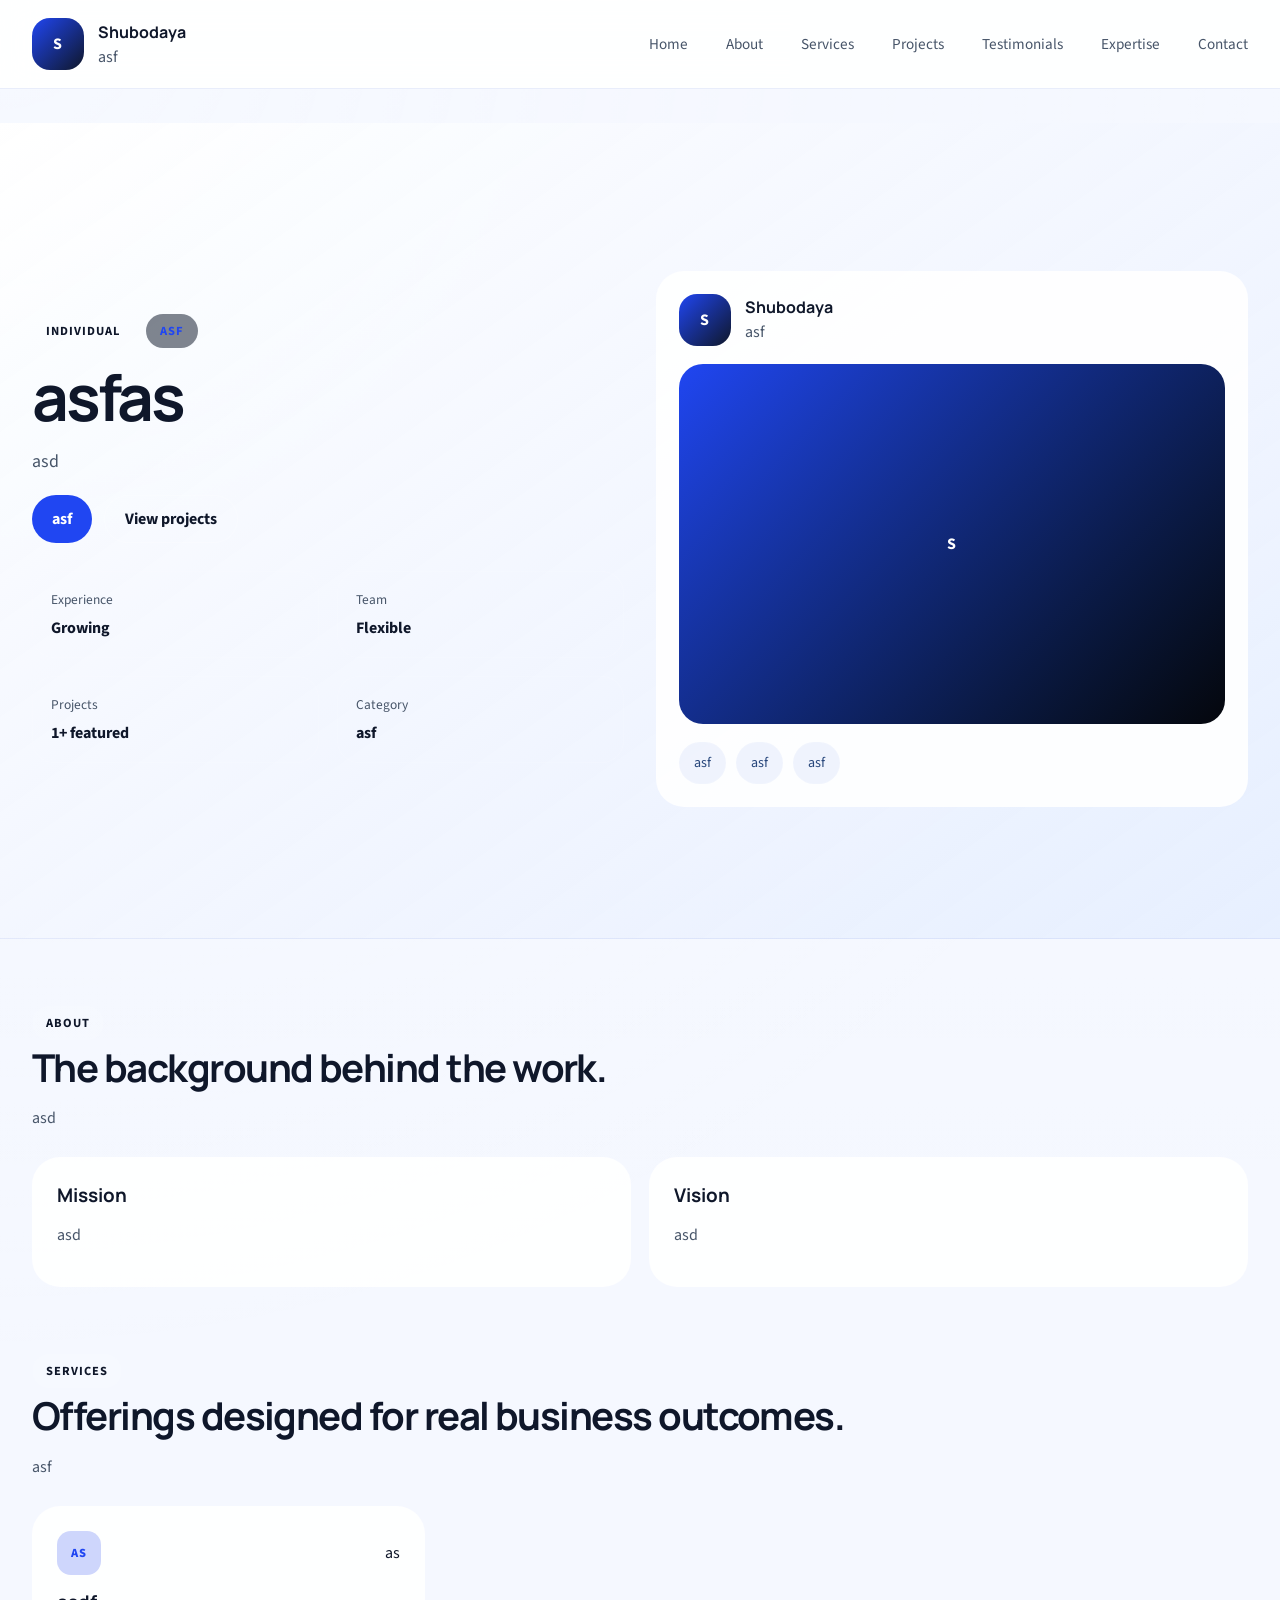
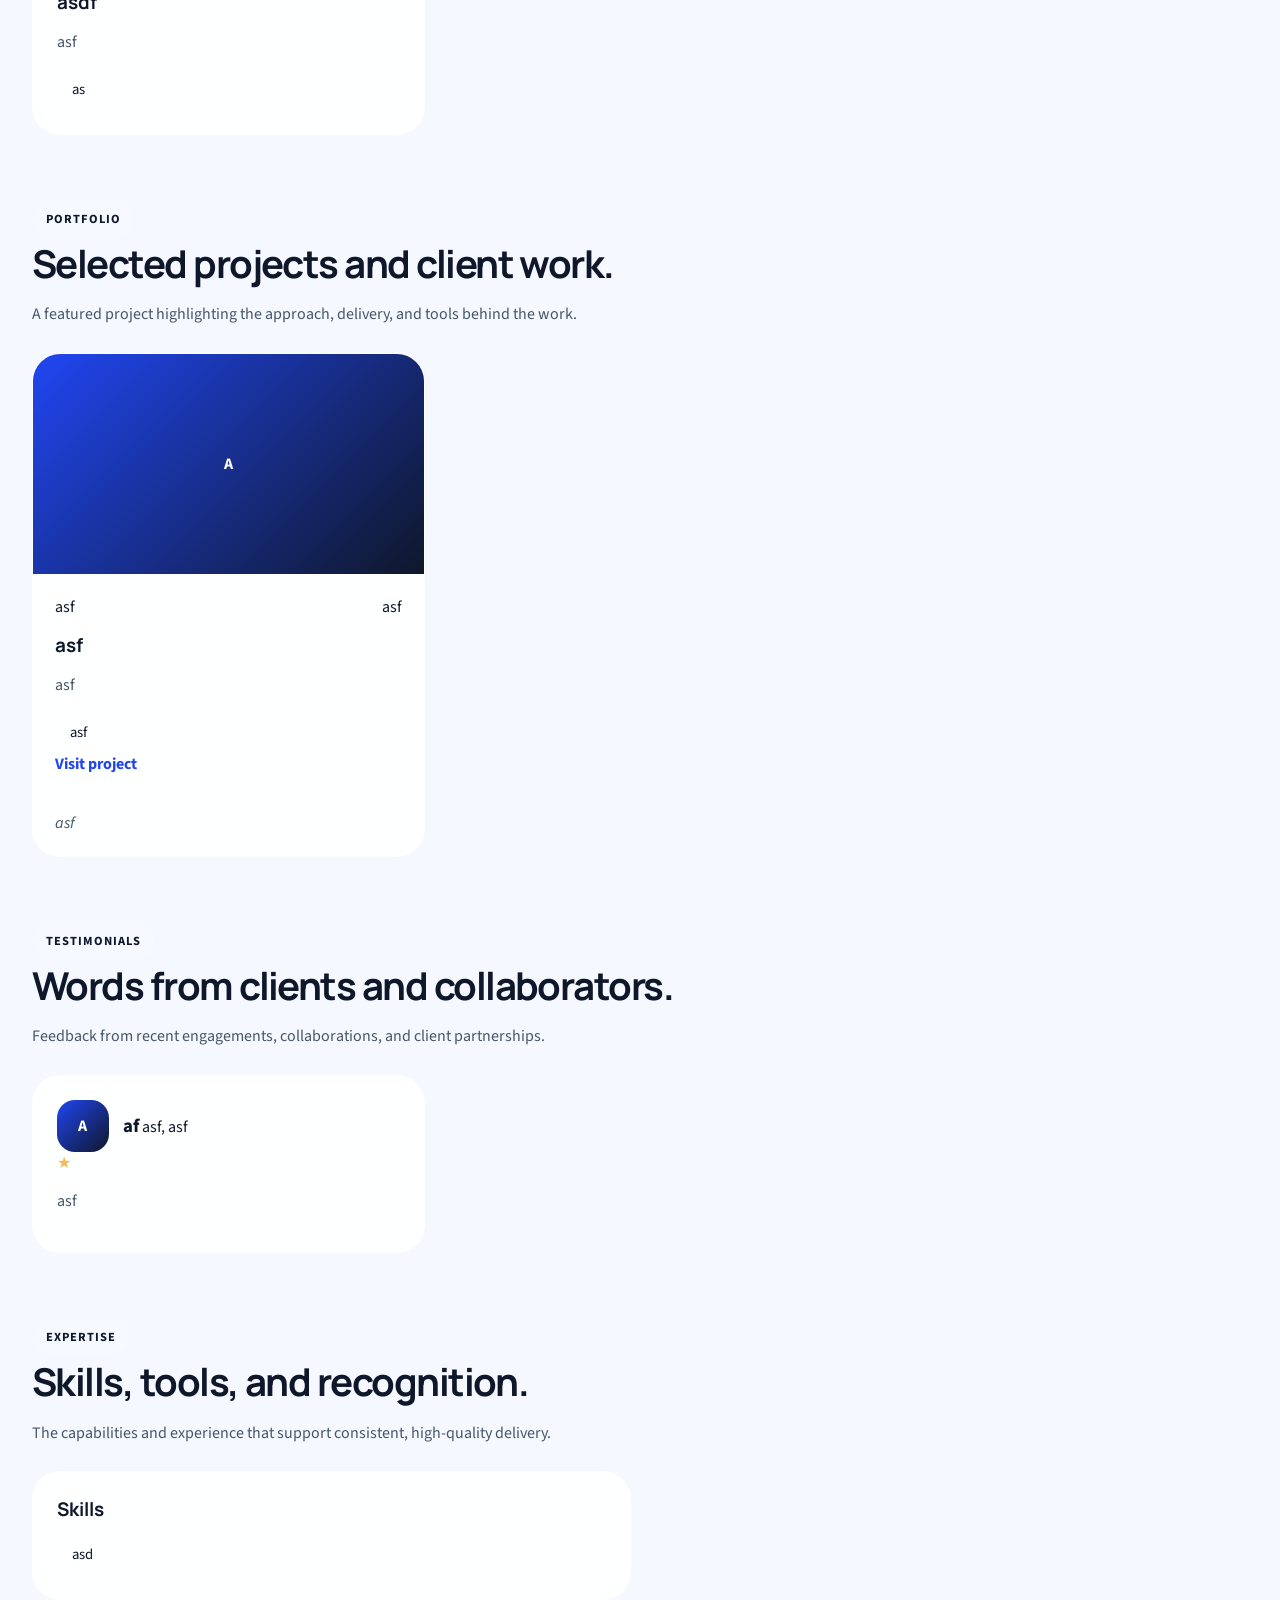
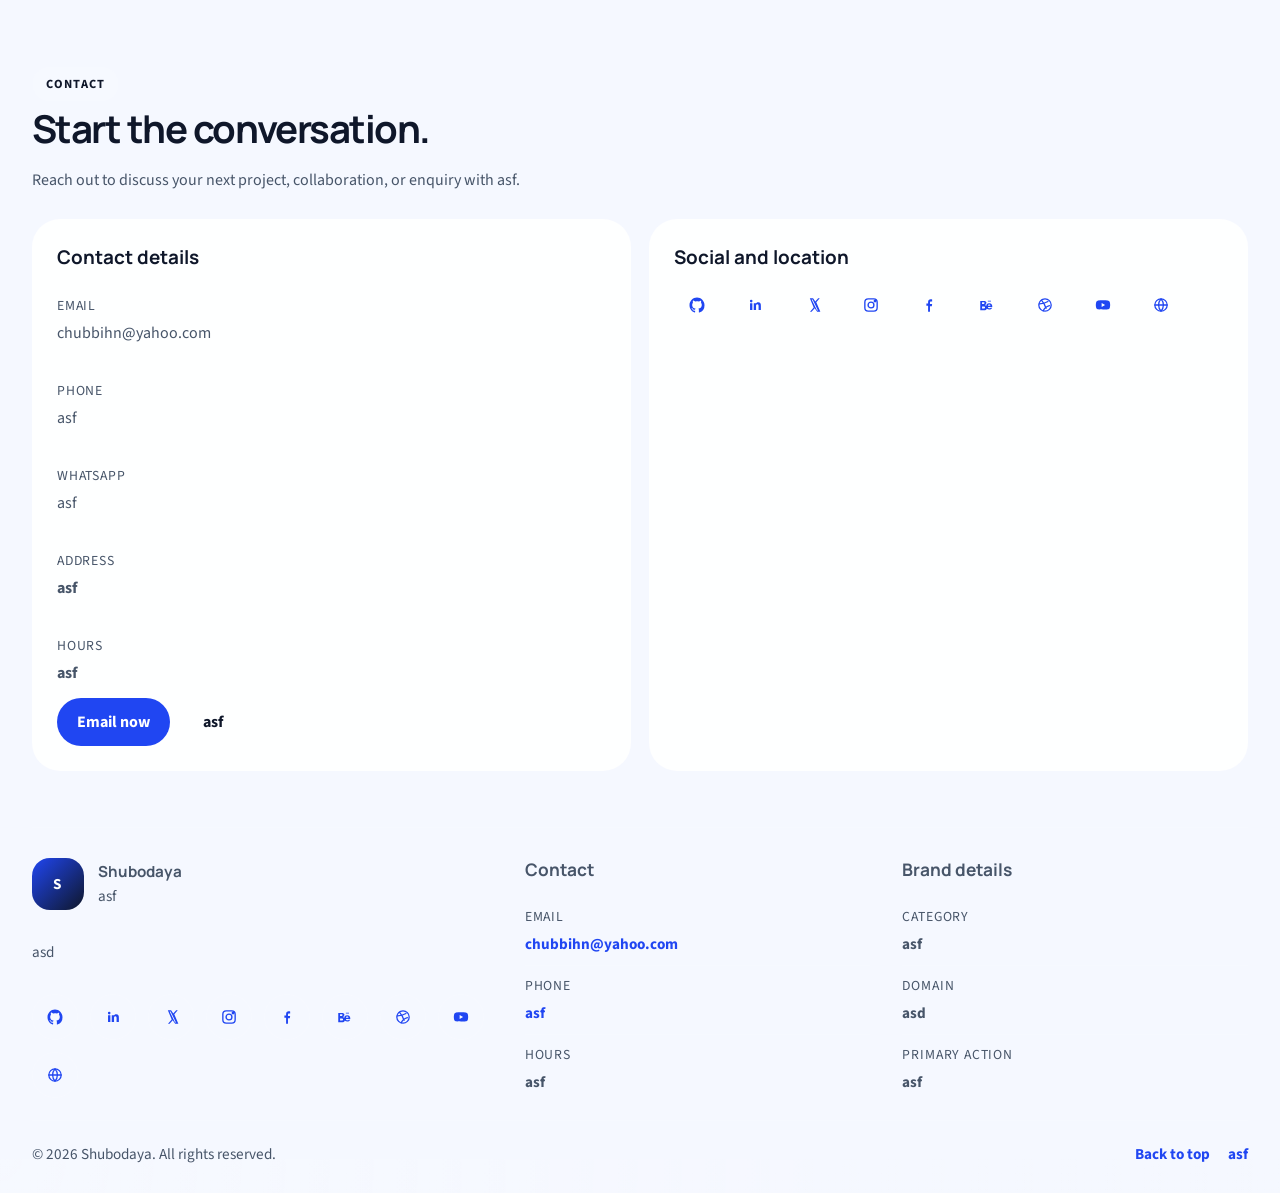
<file: index.html>
<!DOCTYPE html>
<html lang="en">
  <head>
    <meta charset="utf-8" />
    <meta name="viewport" content="width=device-width, initial-scale=1" />
    <title>AD</title>
    <meta name="description" content="ASD" />
    
    <link rel="preconnect" href="https://fonts.googleapis.com" />
    <link rel="preconnect" href="https://fonts.gstatic.com" crossorigin />
    <link href="https://fonts.googleapis.com/css2?family=Fraunces:wght@500;600;700&family=Manrope:wght@400;500;600;700;800&family=Source+Sans+3:wght@400;500;600;700&family=Space+Grotesk:wght@500;700&display=swap" rel="stylesheet" />
    <link rel="stylesheet" href="./styles.css" />
  </head>
  <body class="template-classic-corporate motion-fade-up">
    <div class="page-shell">
      <header class="site-header">
        <div class="brand-lockup">
          <div class="brand-mark image-fallback">S</div>
          <div>
            <strong>Shubodaya</strong>
            <span>asf</span>
          </div>
        </div>
        <button class="nav-toggle" type="button" aria-expanded="false" aria-controls="site-nav" aria-label="Toggle navigation">
          <span></span>
          <span></span>
          <span></span>
        </button>
        <nav class="site-nav" id="site-nav">
          <a href="#home">Home</a>
          <a href="#about">About</a><a href="#services">Services</a><a href="#projects">Projects</a><a href="#testimonials">Testimonials</a><a href="#expertise">Expertise</a><a href="#contact">Contact</a>
        </nav>
      </header>
      
    <section id="home" class="hero reveal is-visible hero-split">
      <div class="hero-copy">
        <div class="eyebrow-row">
          <span class="eyebrow">Individual</span>
          <span class="eyebrow soft">asf</span>
        </div>
        <h1>asfas</h1>
        <p class="hero-text">asd</p>
        <div class="hero-actions">
          <a class="button button-primary" href="https://asf">asf</a>
          <a class="button button-secondary" href="#projects">View projects</a>
        </div>
        <div class="stats-grid">
          <div class="stat-card"><span>Experience</span><strong>Growing</strong></div>
          <div class="stat-card"><span>Team</span><strong>Flexible</strong></div>
          <div class="stat-card"><span>Projects</span><strong>1+ featured</strong></div>
          <div class="stat-card"><span>Category</span><strong>asf</strong></div>
        </div>
      </div>
      <div class="hero-panel">
        <div class="hero-card">
          <div class="brand-badge">
            <div class="brand-mark image-fallback">S</div>
            <div>
              <strong>Shubodaya</strong>
              <span>asf</span>
            </div>
          </div>
          <div class="hero-visual image-fallback">S</div>
          <div class="hero-card-meta"><span>asf</span><span>asf</span><span>asf</span></div>
        </div>
      </div>
    </section>
  
      
    <section id="about" class="section-shell reveal">
      <div class="section-heading">
        <span class="section-kicker">About</span>
        <h2>The background behind the work.</h2>
        <p>asd</p>
      </div>
      <div class="two-column-grid stagger-grid">
        <article class="content-card">
          <h3>Mission</h3>
          <p>asd</p>
        </article>
        <article class="content-card">
          <h3>Vision</h3>
          <p>asd</p>
        </article>
      </div>
      
    </section>
  
    <section id="services" class="section-shell reveal">
      <div class="section-heading">
        <span class="section-kicker">Services</span>
        <h2>Offerings designed for real business outcomes.</h2>
        <p>asf</p>
      </div>
      <div class="service-grid service-cards stagger-grid">
        
              <article class="service-card">
                <div class="service-topline">
                  <span class="service-icon">AS</span>
                  <span>as</span>
                </div>
                <h3>asdf</h3>
                <p>asf</p>
                <div class="tag-list"><span class="tag">as</span></div>
              </article>
            
      </div>
    </section>
  
    <section id="projects" class="section-shell reveal">
      <div class="section-heading">
        <span class="section-kicker">Portfolio</span>
        <h2>Selected projects and client work.</h2>
        <p>A featured project highlighting the approach, delivery, and tools behind the work.</p>
      </div>
      <div class="project-grid project-grid stagger-grid">
        
              <article class="project-card">
                <div class="project-image image-fallback">A</div>
                <div class="project-content">
                  <div class="project-meta">
                    <span>asf</span>
                    <span>asf</span>
                  </div>
                  <h3>asf</h3>
                  <p>asf</p>
                  <div class="tag-list"><span class="tag">asf</span></div>
                  <div class="project-links">
                    <a href="https://asf" target="_blank" rel="noreferrer">Visit project</a>
                    
                  </div>
                  <blockquote>asf</blockquote>
                </div>
              </article>
            
      </div>
    </section>
  
    <section id="testimonials" class="section-shell reveal">
      <div class="section-heading">
        <span class="section-kicker">Testimonials</span>
        <h2>Words from clients and collaborators.</h2>
        <p>Feedback from recent engagements, collaborations, and client partnerships.</p>
      </div>
      <div class="testimonial-grid stagger-grid">
        
              <article class="testimonial-card">
                <div class="testimonial-header">
                  <div class="avatar image-fallback">A</div>
                  <div>
                    <strong>af</strong>
                    <span>asf, asf</span>
                  </div>
                </div>
                <div class="stars">&#9733;</div>
                <p>asf</p>
              </article>
            
      </div>
    </section>
  
    <section id="expertise" class="section-shell reveal">
      <div class="section-heading">
        <span class="section-kicker">Expertise</span>
        <h2>Skills, tools, and recognition.</h2>
        <p>The capabilities and experience that support consistent, high-quality delivery.</p>
      </div>
      <div class="expertise-grid stagger-grid">
        
              <article class="content-card">
                <h3>Skills</h3>
                <div class="tag-list"><span class="tag">asd</span></div>
              </article>
            
      </div>
    </section>
  
    <section id="contact" class="section-shell reveal contact-section">
      <div class="section-heading">
        <span class="section-kicker">Contact</span>
        <h2>Start the conversation.</h2>
        <p>Reach out to discuss your next project, collaboration, or enquiry with asf.</p>
      </div>
      <div class="contact-layout contact-split stagger-grid">
        <div class="content-card">
          <h3>Contact details</h3>
          <ul class="detail-list">
            <li><span>Email</span><a href="mailto:chubbihn@yahoo.com">chubbihn@yahoo.com</a></li>
            <li><span>Phone</span><a href="https://asf">asf</a></li>
            <li><span>WhatsApp</span><a href="https://asf">asf</a></li>
            <li><span>Address</span><strong>asf</strong></li>
            <li><span>Hours</span><strong>asf</strong></li>
          </ul>
          <div class="hero-actions">
            <a class="button button-primary" href="mailto:chubbihn@yahoo.com">Email now</a>
            <a class="button button-secondary" href="https://asf" target="_blank" rel="noreferrer">asf</a>
          </div>
        </div>
        <div class="content-card contact-card">
          <h3>Social and location</h3>
          <div class="social-links"><a href="https://asf" target="_blank" rel="noreferrer" aria-label="GitHub" title="GitHub"><svg viewBox="0 0 24 24" aria-hidden="true" role="img"><path fill="currentColor" d="M12 2C6.48 2 2 6.58 2 12.22c0 4.5 2.87 8.31 6.84 9.66.5.1.68-.22.68-.49 0-.24-.01-1.04-.01-1.89-2.78.62-3.37-1.21-3.37-1.21-.45-1.19-1.11-1.51-1.11-1.51-.9-.63.07-.62.07-.62 1 .07 1.52 1.04 1.52 1.04.88 1.55 2.32 1.1 2.88.84.09-.66.35-1.1.63-1.35-2.22-.26-4.55-1.14-4.55-5.08 0-1.12.39-2.03 1.03-2.75-.1-.26-.45-1.3.1-2.72 0 0 .84-.28 2.75 1.05A9.33 9.33 0 0 1 12 6.93c.85 0 1.71.12 2.51.36 1.9-1.33 2.74-1.05 2.74-1.05.55 1.42.2 2.46.1 2.72.64.72 1.03 1.63 1.03 2.75 0 3.95-2.33 4.82-4.56 5.07.36.32.68.95.68 1.92 0 1.38-.01 2.49-.01 2.83 0 .27.18.6.69.49A10.23 10.23 0 0 0 22 12.22C22 6.58 17.52 2 12 2Z"/></svg></a><a href="https://asf" target="_blank" rel="noreferrer" aria-label="LinkedIn" title="LinkedIn"><svg viewBox="0 0 24 24" aria-hidden="true" role="img"><path fill="currentColor" d="M6.94 8.5a1.72 1.72 0 1 1 0-3.44 1.72 1.72 0 0 1 0 3.44ZM5.4 18.5h3.07V9.72H5.4V18.5Zm4.95 0h3.06v-4.86c0-1.28.24-2.52 1.8-2.52 1.54 0 1.56 1.43 1.56 2.6v4.78H19.84v-5.39c0-2.64-.57-4.67-3.66-4.67-1.48 0-2.47.82-2.88 1.6h-.04V9.72h-2.91c.04.86 0 8.78 0 8.78Z"/></svg></a><a href="https://asf" target="_blank" rel="noreferrer" aria-label="X / Twitter" title="X / Twitter"><svg viewBox="0 0 24 24" aria-hidden="true" role="img"><path fill="currentColor" d="M18.9 3H21l-4.6 5.25L21.8 21h-4.22l-3.3-4.77L10.1 21H8l4.93-5.63L7.8 3h4.3l2.98 4.33L18.9 3Zm-1.48 16.22h1.17L11.46 4.7h-1.26l7.22 14.52Z"/></svg></a><a href="https://asf" target="_blank" rel="noreferrer" aria-label="Instagram" title="Instagram"><svg viewBox="0 0 24 24" aria-hidden="true" role="img" fill="none" stroke="currentColor" stroke-width="1.8" stroke-linecap="round" stroke-linejoin="round"><rect x="3.8" y="3.8" width="16.4" height="16.4" rx="4.5"></rect><circle cx="12" cy="12" r="3.9"></circle><circle cx="17.35" cy="6.75" r="1"></circle></svg></a><a href="https://asf" target="_blank" rel="noreferrer" aria-label="Facebook" title="Facebook"><svg viewBox="0 0 24 24" aria-hidden="true" role="img"><path fill="currentColor" d="M13.3 21v-7.4h2.5l.38-3h-2.88V8.68c0-.87.24-1.46 1.48-1.46H16.2V4.55c-.24-.03-1.07-.1-2.03-.1-2 0-3.38 1.25-3.38 3.55v2H8.5v3h2.29V21h2.5Z"/></svg></a><a href="https://asf" target="_blank" rel="noreferrer" aria-label="Behance" title="Behance"><svg viewBox="0 0 24 24" aria-hidden="true" role="img"><path fill="currentColor" d="M10.1 11.02c.72-.37 1.14-1 1.14-1.88 0-1.88-1.47-2.64-3.4-2.64H3V19h4.96c2.3 0 3.95-.95 3.95-3.16 0-1.56-.76-2.47-1.81-2.82ZM5.4 8.4h2.12c.72 0 1.29.24 1.29 1.03 0 .75-.47 1.08-1.17 1.08H5.4V8.4Zm2.3 8.12H5.4v-2.48h2.35c.92 0 1.62.3 1.62 1.23 0 .94-.63 1.25-1.67 1.25Zm7.24-6.7c-2.44 0-4.04 1.7-4.04 4.12 0 2.53 1.55 4.03 4.17 4.03 1.97 0 3.24-.9 3.85-2.42h-2.07c-.23.48-.82.8-1.7.8-1.07 0-1.87-.57-1.93-1.84h5.88c.18-2.68-1.27-4.7-4.16-4.7Zm-1.7 3.1c.06-1.04.75-1.68 1.7-1.68 1 0 1.55.7 1.62 1.68h-3.32ZM13.15 6.36h4.2v1.04h-4.2V6.36Z"/></svg></a><a href="https://af" target="_blank" rel="noreferrer" aria-label="Dribbble" title="Dribbble"><svg viewBox="0 0 24 24" aria-hidden="true" role="img" fill="none" stroke="currentColor" stroke-width="1.7" stroke-linecap="round" stroke-linejoin="round"><circle cx="12" cy="12" r="8.25"></circle><path d="M7.2 5.55c2.9 3.15 4.96 6.82 6.2 11"></path><path d="M4.18 10.52c4.26.1 8.16-.95 11.72-3.14"></path><path d="M9.74 19.7c1.1-3.3 3.82-5.6 8.16-6.88"></path></svg></a><a href="https://asf" target="_blank" rel="noreferrer" aria-label="YouTube" title="YouTube"><svg viewBox="0 0 24 24" aria-hidden="true" role="img"><path fill="currentColor" d="M21.1 8.17a2.77 2.77 0 0 0-1.95-1.96C17.43 5.75 12 5.75 12 5.75s-5.43 0-7.15.46A2.77 2.77 0 0 0 2.9 8.17c-.45 1.74-.45 3.83-.45 3.83s0 2.09.45 3.83a2.77 2.77 0 0 0 1.95 1.96c1.72.46 7.15.46 7.15.46s5.43 0 7.15-.46a2.77 2.77 0 0 0 1.95-1.96c.45-1.74.45-3.83.45-3.83s0-2.09-.45-3.83ZM10.2 14.62v-5.24L14.82 12l-4.62 2.62Z"/></svg></a><a href="https://asf" target="_blank" rel="noreferrer" aria-label="Website" title="Website"><svg viewBox="0 0 24 24" aria-hidden="true" role="img" fill="none" stroke="currentColor" stroke-width="1.7" stroke-linecap="round" stroke-linejoin="round"><circle cx="12" cy="12" r="8.25"></circle><path d="M3.9 12h16.2"></path><path d="M12 3.75c2.12 2.36 3.18 5.1 3.18 8.25S14.12 17.89 12 20.25c-2.12-2.36-3.18-5.1-3.18-8.25S9.88 6.11 12 3.75Z"></path></svg></a></div>
          <div class="map-frame"><iframe src="https://www.google.com/maps?q=asf&amp;output=embed" loading="lazy" referrerpolicy="no-referrer-when-downgrade"></iframe></div>
        </div>
      </div>
    </section>
  
      
    <footer class="site-footer reveal">
      <div class="footer-divider"></div>
      <div class="footer-main stagger-grid">
        <div class="footer-brand">
          <div class="brand-badge">
            <div class="brand-mark image-fallback">S</div>
            <div>
              <strong>Shubodaya</strong>
              <span>asf</span>
            </div>
          </div>
          <p>asd</p>
          <div class="social-links"><a href="https://asf" target="_blank" rel="noreferrer" aria-label="GitHub" title="GitHub"><svg viewBox="0 0 24 24" aria-hidden="true" role="img"><path fill="currentColor" d="M12 2C6.48 2 2 6.58 2 12.22c0 4.5 2.87 8.31 6.84 9.66.5.1.68-.22.68-.49 0-.24-.01-1.04-.01-1.89-2.78.62-3.37-1.21-3.37-1.21-.45-1.19-1.11-1.51-1.11-1.51-.9-.63.07-.62.07-.62 1 .07 1.52 1.04 1.52 1.04.88 1.55 2.32 1.1 2.88.84.09-.66.35-1.1.63-1.35-2.22-.26-4.55-1.14-4.55-5.08 0-1.12.39-2.03 1.03-2.75-.1-.26-.45-1.3.1-2.72 0 0 .84-.28 2.75 1.05A9.33 9.33 0 0 1 12 6.93c.85 0 1.71.12 2.51.36 1.9-1.33 2.74-1.05 2.74-1.05.55 1.42.2 2.46.1 2.72.64.72 1.03 1.63 1.03 2.75 0 3.95-2.33 4.82-4.56 5.07.36.32.68.95.68 1.92 0 1.38-.01 2.49-.01 2.83 0 .27.18.6.69.49A10.23 10.23 0 0 0 22 12.22C22 6.58 17.52 2 12 2Z"/></svg></a><a href="https://asf" target="_blank" rel="noreferrer" aria-label="LinkedIn" title="LinkedIn"><svg viewBox="0 0 24 24" aria-hidden="true" role="img"><path fill="currentColor" d="M6.94 8.5a1.72 1.72 0 1 1 0-3.44 1.72 1.72 0 0 1 0 3.44ZM5.4 18.5h3.07V9.72H5.4V18.5Zm4.95 0h3.06v-4.86c0-1.28.24-2.52 1.8-2.52 1.54 0 1.56 1.43 1.56 2.6v4.78H19.84v-5.39c0-2.64-.57-4.67-3.66-4.67-1.48 0-2.47.82-2.88 1.6h-.04V9.72h-2.91c.04.86 0 8.78 0 8.78Z"/></svg></a><a href="https://asf" target="_blank" rel="noreferrer" aria-label="X / Twitter" title="X / Twitter"><svg viewBox="0 0 24 24" aria-hidden="true" role="img"><path fill="currentColor" d="M18.9 3H21l-4.6 5.25L21.8 21h-4.22l-3.3-4.77L10.1 21H8l4.93-5.63L7.8 3h4.3l2.98 4.33L18.9 3Zm-1.48 16.22h1.17L11.46 4.7h-1.26l7.22 14.52Z"/></svg></a><a href="https://asf" target="_blank" rel="noreferrer" aria-label="Instagram" title="Instagram"><svg viewBox="0 0 24 24" aria-hidden="true" role="img" fill="none" stroke="currentColor" stroke-width="1.8" stroke-linecap="round" stroke-linejoin="round"><rect x="3.8" y="3.8" width="16.4" height="16.4" rx="4.5"></rect><circle cx="12" cy="12" r="3.9"></circle><circle cx="17.35" cy="6.75" r="1"></circle></svg></a><a href="https://asf" target="_blank" rel="noreferrer" aria-label="Facebook" title="Facebook"><svg viewBox="0 0 24 24" aria-hidden="true" role="img"><path fill="currentColor" d="M13.3 21v-7.4h2.5l.38-3h-2.88V8.68c0-.87.24-1.46 1.48-1.46H16.2V4.55c-.24-.03-1.07-.1-2.03-.1-2 0-3.38 1.25-3.38 3.55v2H8.5v3h2.29V21h2.5Z"/></svg></a><a href="https://asf" target="_blank" rel="noreferrer" aria-label="Behance" title="Behance"><svg viewBox="0 0 24 24" aria-hidden="true" role="img"><path fill="currentColor" d="M10.1 11.02c.72-.37 1.14-1 1.14-1.88 0-1.88-1.47-2.64-3.4-2.64H3V19h4.96c2.3 0 3.95-.95 3.95-3.16 0-1.56-.76-2.47-1.81-2.82ZM5.4 8.4h2.12c.72 0 1.29.24 1.29 1.03 0 .75-.47 1.08-1.17 1.08H5.4V8.4Zm2.3 8.12H5.4v-2.48h2.35c.92 0 1.62.3 1.62 1.23 0 .94-.63 1.25-1.67 1.25Zm7.24-6.7c-2.44 0-4.04 1.7-4.04 4.12 0 2.53 1.55 4.03 4.17 4.03 1.97 0 3.24-.9 3.85-2.42h-2.07c-.23.48-.82.8-1.7.8-1.07 0-1.87-.57-1.93-1.84h5.88c.18-2.68-1.27-4.7-4.16-4.7Zm-1.7 3.1c.06-1.04.75-1.68 1.7-1.68 1 0 1.55.7 1.62 1.68h-3.32ZM13.15 6.36h4.2v1.04h-4.2V6.36Z"/></svg></a><a href="https://af" target="_blank" rel="noreferrer" aria-label="Dribbble" title="Dribbble"><svg viewBox="0 0 24 24" aria-hidden="true" role="img" fill="none" stroke="currentColor" stroke-width="1.7" stroke-linecap="round" stroke-linejoin="round"><circle cx="12" cy="12" r="8.25"></circle><path d="M7.2 5.55c2.9 3.15 4.96 6.82 6.2 11"></path><path d="M4.18 10.52c4.26.1 8.16-.95 11.72-3.14"></path><path d="M9.74 19.7c1.1-3.3 3.82-5.6 8.16-6.88"></path></svg></a><a href="https://asf" target="_blank" rel="noreferrer" aria-label="YouTube" title="YouTube"><svg viewBox="0 0 24 24" aria-hidden="true" role="img"><path fill="currentColor" d="M21.1 8.17a2.77 2.77 0 0 0-1.95-1.96C17.43 5.75 12 5.75 12 5.75s-5.43 0-7.15.46A2.77 2.77 0 0 0 2.9 8.17c-.45 1.74-.45 3.83-.45 3.83s0 2.09.45 3.83a2.77 2.77 0 0 0 1.95 1.96c1.72.46 7.15.46 7.15.46s5.43 0 7.15-.46a2.77 2.77 0 0 0 1.95-1.96c.45-1.74.45-3.83.45-3.83s0-2.09-.45-3.83ZM10.2 14.62v-5.24L14.82 12l-4.62 2.62Z"/></svg></a><a href="https://asf" target="_blank" rel="noreferrer" aria-label="Website" title="Website"><svg viewBox="0 0 24 24" aria-hidden="true" role="img" fill="none" stroke="currentColor" stroke-width="1.7" stroke-linecap="round" stroke-linejoin="round"><circle cx="12" cy="12" r="8.25"></circle><path d="M3.9 12h16.2"></path><path d="M12 3.75c2.12 2.36 3.18 5.1 3.18 8.25S14.12 17.89 12 20.25c-2.12-2.36-3.18-5.1-3.18-8.25S9.88 6.11 12 3.75Z"></path></svg></a></div>
        </div>
        <div class="footer-column">
          <h3>Contact</h3>
          <ul class="detail-list footer-list">
            <li><span>Email</span><a href="mailto:chubbihn@yahoo.com">chubbihn@yahoo.com</a></li>
            <li><span>Phone</span><a href="https://asf">asf</a></li>
            <li><span>Hours</span><strong>asf</strong></li>
          </ul>
        </div>
        <div class="footer-column">
          <h3>Brand details</h3>
          <ul class="detail-list footer-list">
            <li><span>Category</span><strong>asf</strong></li>
            <li><span>Domain</span><strong>asd</strong></li>
            <li><span>Primary action</span><strong>asf</strong></li>
          </ul>
        </div>
      </div>
      <div class="footer-bottom">
        <p>&copy; 2026 Shubodaya. All rights reserved.</p>
        <div class="footer-bottom-links">
          <a href="#home">Back to top</a>
          <a href="asf">asf</a>
        </div>
      </div>
    </footer>
  
    </div>
    <script>
      (() => {
        const header = document.querySelector(".site-header");
        const toggle = document.querySelector(".nav-toggle");
        const links = document.querySelectorAll(".site-nav a");

        if (!header || !toggle) {
          return;
        }

        const syncExpanded = (expanded) => {
          header.classList.toggle("nav-open", expanded);
          toggle.setAttribute("aria-expanded", expanded ? "true" : "false");
        };

        toggle.addEventListener("click", () => {
          syncExpanded(!header.classList.contains("nav-open"));
        });

        links.forEach((link) => {
          link.addEventListener("click", () => {
            if (window.innerWidth <= 980) {
              syncExpanded(false);
            }
          });
        });

        window.addEventListener("resize", () => {
          if (window.innerWidth > 980) {
            syncExpanded(false);
          }
        });

        const revealNodes = Array.from(document.querySelectorAll(".reveal"));
        const gridNodes = Array.from(document.querySelectorAll(".stagger-grid"));
        gridNodes.forEach((node) => {
          if (node.closest(".reveal.is-visible")) {
            node.classList.add("is-visible");
          }
        });

        if (!("IntersectionObserver" in window)) {
          revealNodes.forEach((node) => {
            node.classList.add("is-visible");
            node.querySelectorAll(".stagger-grid").forEach((grid) => {
              grid.classList.add("is-visible");
            });
          });
          return;
        }

        const observer = new IntersectionObserver(
          (entries) => {
            entries.forEach((entry) => {
              if (!entry.isIntersecting) {
                return;
              }

              entry.target.classList.add("is-visible");
              entry.target.querySelectorAll(".stagger-grid").forEach((grid) => {
                grid.classList.add("is-visible");
              });
              observer.unobserve(entry.target);
            });
          },
          {
            threshold: 0.18,
            rootMargin: "0px 0px -8% 0px",
          },
        );

        revealNodes
          .filter((node) => !node.classList.contains("is-visible"))
          .forEach((node) => observer.observe(node));
      })();
    </script>
  </body>
</html>
</file>
<file: styles.css>
:root{--primary:#2046f2;--secondary:#0f172a;--surface:#eef2ff;--background:#f5f8ff;--text:#0f172a;--muted:#475569;--card:#ffffff;--heading:"Manrope", Arial, sans-serif;--body:"Source Sans 3", Arial, sans-serif;--shadow:0 24px 60px rgba(15,23,42,0.12);}
*{box-sizing:border-box}html{scroll-behavior:smooth}body{margin:0;min-height:100vh;font-family:var(--body);color:var(--text);background:radial-gradient(circle at top left,rgba(255,255,255,.12),transparent 30%),linear-gradient(180deg,rgba(255,255,255,.04),transparent 28%),var(--background)}
a{text-decoration:none;color:inherit}img{display:block;max-width:100%}
.page-shell{width:100%;padding:0}
.site-header{position:sticky;top:0;z-index:20;display:flex;align-items:center;justify-content:space-between;gap:24px;padding:18px 32px;border-bottom:1px solid rgba(255,255,255,.08);background:rgba(255,255,255,0.78);backdrop-filter:blur(18px);margin-bottom:0}
.brand-lockup,.brand-badge,.testimonial-header{display:flex;align-items:center;gap:14px}.brand-lockup strong,.brand-badge strong,h1,h2,h3{font-family:var(--heading)}.brand-lockup span,.brand-badge span,.section-heading p,.hero-text,p,li,blockquote{color:var(--muted)}
.brand-lockup{min-width:0}.brand-lockup div,.brand-badge div{display:grid;gap:3px}.nav-toggle{display:none;align-items:center;justify-content:center;flex-direction:column;gap:4px;width:46px;height:46px;border-radius:999px;border:1px solid rgba(255,255,255,.12);background:rgba(255,255,255,.06);color:var(--text);cursor:pointer;transition:transform .2s ease,background .2s ease,border-color .2s ease}.nav-toggle:hover{background:rgba(255,255,255,.12);border-color:rgba(255,255,255,.18)}.nav-toggle span{display:block;width:18px;height:2px;border-radius:999px;background:currentColor;transition:transform .2s ease,opacity .2s ease}.site-header.nav-open .nav-toggle span:nth-child(1){transform:translateY(6px) rotate(45deg)}.site-header.nav-open .nav-toggle span:nth-child(2){opacity:0}.site-header.nav-open .nav-toggle span:nth-child(3){transform:translateY(-6px) rotate(-45deg)}.site-nav{display:flex;flex:1;flex-wrap:wrap;justify-content:flex-end;gap:20px;font-size:.95rem}.site-nav a{padding:8px 0 8px 18px;color:var(--muted)}
.reveal{opacity:0;transition:opacity .8s ease,transform .8s ease,filter .8s ease}.reveal.is-visible{opacity:1;transform:none;filter:none}.reveal.is-visible .stagger-grid>*,.stagger-grid.is-visible>*{opacity:1;transform:none}.stagger-grid>*{opacity:0;transform:translateY(18px);transition:opacity .7s ease,transform .7s ease}.reveal.is-visible .stagger-grid>*:nth-child(1),.stagger-grid.is-visible>*:nth-child(1){transition-delay:.04s}.reveal.is-visible .stagger-grid>*:nth-child(2),.stagger-grid.is-visible>*:nth-child(2){transition-delay:.1s}.reveal.is-visible .stagger-grid>*:nth-child(3),.stagger-grid.is-visible>*:nth-child(3){transition-delay:.16s}.reveal.is-visible .stagger-grid>*:nth-child(4),.stagger-grid.is-visible>*:nth-child(4){transition-delay:.22s}.reveal.is-visible .stagger-grid>*:nth-child(5),.stagger-grid.is-visible>*:nth-child(5){transition-delay:.28s}.motion-fade-up .reveal{transform:translateY(34px)}.motion-soft-rise .reveal{transform:translateY(24px);filter:blur(4px)}.motion-slide-left .reveal{transform:translateX(-52px)}.motion-slide-right .reveal{transform:translateX(52px)}.motion-refined-rise .reveal{transform:translateY(28px) scale(.985)}.motion-terminal-lift .reveal{transform:translateY(26px) scale(.98);filter:drop-shadow(0 0 0 rgba(34,197,94,0))}.motion-terminal-lift .reveal.is-visible{filter:drop-shadow(0 18px 38px rgba(34,197,94,.08))}.motion-scale-rotate .reveal{transform:translateY(24px) scale(.94) rotate(.4deg)}.motion-lift-in .reveal{transform:translateY(30px)}.motion-spotlight-rise .reveal{transform:translateY(30px) scale(.97)}.motion-veil-up .reveal{transform:translateY(36px);filter:blur(8px)}.reveal.is-visible .hero-card,.reveal.is-visible .content-card,.reveal.is-visible .service-card,.reveal.is-visible .project-card,.reveal.is-visible .testimonial-card{animation:none}
.hero{display:grid;gap:32px;margin-top:0;padding:64px 32px 48px;border-radius:0;background:linear-gradient(160deg,rgba(255,255,255,.12),rgba(255,255,255,.02)),color-mix(in srgb,var(--card) 88%,var(--background) 12%);border-top:0;border-left:0;border-right:0;border-bottom:1px solid rgba(255,255,255,.08);box-shadow:none;min-height:calc(100vh - 84px)}
.hero-centered,.hero-compact{grid-template-columns:1fr}.hero-split,.hero-showcase{grid-template-columns:repeat(2,minmax(0,1fr));align-items:center}
.hero-copy h1{font-size:clamp(2.8rem,5vw,4.8rem);line-height:.96;margin:18px 0;letter-spacing:-.05em}.hero-text{font-size:1.12rem;max-width:60ch;line-height:1.75}
.eyebrow-row,.hero-actions,.project-links,.social-links,.tag-list{display:flex;flex-wrap:wrap;gap:12px}.eyebrow,.section-kicker,.tag,.social-links a,.button{border-radius:999px}
.eyebrow,.section-kicker{padding:8px 14px;font-size:.78rem;letter-spacing:.08em;text-transform:uppercase;font-weight:700;background:rgba(255,255,255,.08)}.soft{color:var(--primary);background:color-mix(in srgb,var(--secondary) 52%,transparent)}
.button{display:inline-flex;align-items:center;justify-content:center;min-height:48px;padding:0 20px;font-weight:700;transition:transform .2s ease,opacity .2s ease}.button:hover{transform:translateY(-1px);opacity:.94}.button-primary{background:var(--primary);color:white}.button-secondary{border:1px solid rgba(255,255,255,.18);background:rgba(255,255,255,.06)}
.hero-panel{display:flex;justify-content:center}.hero-card,.content-card,.service-card,.project-card,.testimonial-card{border-radius:28px;background:rgba(255,255,255,0.88);border:1px solid rgba(255,255,255,.08)}.hero-card{width:100%;padding:22px;display:grid;gap:18px}
.brand-mark,.avatar,.image-fallback{width:52px;height:52px;border-radius:18px;object-fit:cover;background:linear-gradient(135deg,var(--primary),var(--secondary));color:white;display:grid;place-items:center;font-weight:700;letter-spacing:.08em;text-transform:uppercase}
.hero-visual{width:100%;min-height:360px;border-radius:24px;object-fit:cover;background:linear-gradient(135deg,var(--primary),color-mix(in srgb,var(--secondary) 30%,black))}
.hero-card-meta{display:flex;flex-wrap:wrap;gap:10px}.hero-card-meta span{padding:10px 14px;border-radius:999px;background:rgba(255,255,255,.06);border:1px solid rgba(255,255,255,.08);font-size:.88rem;color:var(--muted)}
.hero-proof-grid{display:grid;grid-template-columns:repeat(2,minmax(0,1fr));gap:12px}.proof-card{padding:16px;border-radius:20px;background:rgba(255,255,255,.06);border:1px solid rgba(255,255,255,.08)}.proof-card span{display:block;font-size:.8rem;letter-spacing:.06em;text-transform:uppercase;color:var(--muted);margin-bottom:8px}.proof-card strong{font-family:var(--heading);font-size:1.15rem}
.profile-points{display:grid;gap:12px}.profile-points div{padding:16px 18px;border-radius:20px;background:rgba(255,255,255,.06);border:1px solid rgba(255,255,255,.08)}.profile-points span{display:block;font-size:.78rem;letter-spacing:.08em;text-transform:uppercase;color:var(--muted);margin-bottom:6px}.profile-points strong{font-family:var(--heading);font-size:1rem}
.code-window{overflow:hidden;border-radius:24px;border:1px solid rgba(255,255,255,.12);background:#06111b;box-shadow:inset 0 1px 0 rgba(255,255,255,.04)}.code-window-top{display:flex;gap:8px;padding:14px 16px;border-bottom:1px solid rgba(148,163,184,.16)}.code-window-top span{width:10px;height:10px;border-radius:999px;background:rgba(255,255,255,.26)}.code-window-top span:nth-child(1){background:#fb7185}.code-window-top span:nth-child(2){background:#f59e0b}.code-window-top span:nth-child(3){background:#22c55e}.code-window pre{margin:0;padding:18px 20px 22px;overflow:auto;color:#c7f9d2;font-family:"Space Grotesk",Consolas,monospace;font-size:.92rem;line-height:1.7}
.stats-grid,.two-column-grid,.expertise-grid,.service-grid,.project-grid,.testimonial-grid,.contact-layout{display:grid;gap:18px}.stats-grid{grid-template-columns:repeat(2,minmax(0,1fr));margin-top:28px}.stat-card{padding:18px;border-radius:22px;background:rgba(255,255,255,.05);border:1px solid rgba(255,255,255,.08)}.stat-card span{display:block;font-size:.84rem;color:var(--muted);margin-bottom:8px}
.section-shell{padding:72px 32px 0}.section-heading{max-width:860px;margin-bottom:24px}.section-heading h2{font-size:clamp(2rem,3vw,3rem);line-height:1.08;margin:14px 0 10px;letter-spacing:-.04em}.section-heading p{line-height:1.8;font-size:1rem}
.two-column-grid,.contact-layout,.expertise-grid{grid-template-columns:repeat(2,minmax(0,1fr))}.service-cards,.project-grid,.testimonial-grid{grid-template-columns:repeat(3,minmax(0,1fr))}.service-list{grid-template-columns:repeat(2,minmax(0,1fr))}.service-bands{grid-template-columns:1fr}
.hero-centered{text-align:center}.hero-centered .hero-copy{max-width:860px;margin:0 auto}.hero-centered .hero-actions,.hero-centered .eyebrow-row{justify-content:center}.hero-centered .stats-grid{max-width:720px;margin-left:auto;margin-right:auto}
.hero-showcase .hero-card{background:linear-gradient(180deg,rgba(255,255,255,.14),rgba(255,255,255,.06));padding:28px}.hero-showcase .hero-visual{min-height:420px}
.hero-compact{padding:34px 30px}.hero-compact .hero-copy h1{font-size:clamp(2.4rem,4vw,4rem)}
.project-magazine{grid-template-columns:1.15fr .85fr}.project-magazine .project-card:first-child{grid-row:span 2}.project-magazine .project-card:first-child .project-image{height:360px}
.project-gallery .project-card{background:transparent;border:0;box-shadow:none}.project-gallery .project-content{padding:18px 0 0}.project-gallery .project-image{border-radius:24px}
.contact-card{grid-template-columns:1fr}.contact-card .contact-card{background:linear-gradient(180deg,rgba(255,255,255,.08),rgba(255,255,255,.03))}
.contact-minimal{grid-template-columns:1.25fr .75fr}.contact-minimal .map-frame{min-height:220px}
.template-creative-agency .section-heading,.template-designer-showcase .section-heading,.template-elegant-studio .section-heading{max-width:920px}
.template-developer-portfolio .project-links a,.template-developer-portfolio .social-links a{font-family:"Space Grotesk",Arial,sans-serif}
.template-local-business .detail-list li:first-child,.template-consultant-professional .detail-list li:first-child{padding-top:0}
.template-classic-corporate .site-header{background:rgba(255,255,255,.9);border-bottom-color:rgba(29,78,216,.1)}.template-classic-corporate .hero{background:linear-gradient(145deg,rgba(255,255,255,.96),rgba(228,237,255,.82));border-color:rgba(29,78,216,.12)}.template-classic-corporate .hero-card-meta span{background:rgba(29,78,216,.06);color:#27467b}
.template-freelancer-minimal .site-header,.template-freelancer-minimal .hero,.template-freelancer-minimal .content-card,.template-freelancer-minimal .service-card,.template-freelancer-minimal .testimonial-card,.template-freelancer-minimal .site-footer{border-color:rgba(15,118,110,.12);box-shadow:none}.template-freelancer-minimal .site-header{justify-content:center;gap:36px;padding-top:24px;padding-bottom:24px}.template-freelancer-minimal .site-nav{justify-content:center;flex:none}.template-freelancer-minimal .hero{padding:72px 32px 56px;text-align:center}.template-freelancer-minimal .hero-panel{justify-content:center}.template-freelancer-minimal .hero-card{max-width:640px;background:transparent;border:1px solid rgba(15,118,110,.1)}.template-freelancer-minimal .section-kicker,.template-freelancer-minimal .eyebrow{background:rgba(15,118,110,.08);color:var(--primary)}.template-freelancer-minimal .hero-actions,.template-freelancer-minimal .eyebrow-row{justify-content:center}
.template-creative-agency .site-header,.template-creative-agency .hero,.template-creative-agency .site-footer{background:linear-gradient(180deg,rgba(255,255,255,.08),rgba(255,255,255,.03))}.template-creative-agency .site-header{border-bottom-color:rgba(255,107,44,.16)}.template-creative-agency .hero-copy h1{font-size:clamp(3.6rem,6vw,6.4rem);max-width:10ch}.template-creative-agency .section-shell{padding-top:88px}.template-creative-agency .service-card,.template-creative-agency .testimonial-card{background:rgba(255,255,255,.04)}.template-creative-agency .tag,.template-creative-agency .section-kicker,.template-creative-agency .eyebrow{background:rgba(255,107,44,.14);color:#fff4eb}.template-creative-agency .project-card{border-radius:30px}.template-creative-agency .hero-card-meta span{background:rgba(255,107,44,.14);color:#fff4eb}
.template-startup-landing .site-header{background:rgba(255,255,255,.92);box-shadow:inset 0 -1px 0 rgba(99,102,241,.12)}.template-startup-landing .hero{background:radial-gradient(circle at top right,rgba(99,102,241,.18),transparent 32%),linear-gradient(160deg,rgba(255,255,255,.95),rgba(238,242,255,.92));border-color:rgba(99,102,241,.14)}.template-startup-landing .stat-card,.template-startup-landing .proof-card{background:rgba(99,102,241,.08);border-color:rgba(99,102,241,.14)}.template-startup-landing .button-primary{box-shadow:0 18px 36px rgba(99,102,241,.22)}.template-startup-landing .content-card,.template-startup-landing .service-card,.template-startup-landing .testimonial-card{border-radius:22px}
.template-consultant-professional .hero,.template-consultant-professional .site-footer{background:linear-gradient(160deg,rgba(255,252,248,.98),rgba(243,231,217,.88));border-color:rgba(139,94,52,.12)}.template-consultant-professional .site-header{background:rgba(255,252,248,.9);border-bottom-color:rgba(139,94,52,.12)}.template-consultant-professional .hero{grid-template-columns:1.2fr .8fr}.template-consultant-professional .section-kicker,.template-consultant-professional .eyebrow{background:rgba(139,94,52,.08);color:var(--primary)}.template-consultant-professional .content-card,.template-consultant-professional .service-card,.template-consultant-professional .testimonial-card{border-radius:18px}
.template-developer-portfolio .page-shell{background-image:linear-gradient(rgba(34,197,94,.06) 1px,transparent 1px),linear-gradient(90deg,rgba(34,197,94,.06) 1px,transparent 1px);background-size:32px 32px}.template-developer-portfolio .site-header,.template-developer-portfolio .hero,.template-developer-portfolio .content-card,.template-developer-portfolio .service-card,.template-developer-portfolio .testimonial-card,.template-developer-portfolio .site-footer{border-color:rgba(34,197,94,.16)}.template-developer-portfolio .site-header{background:rgba(2,6,23,.92);border-bottom-color:rgba(34,197,94,.18)}.template-developer-portfolio .site-nav a,.template-developer-portfolio .project-links a,.template-developer-portfolio .social-links a{font-family:"Space Grotesk",Arial,sans-serif}.template-developer-portfolio .hero{background:linear-gradient(180deg,rgba(3,7,18,.95),rgba(13,23,38,.88))}.template-developer-portfolio .hero-card,.template-developer-portfolio .content-card,.template-developer-portfolio .service-card,.template-developer-portfolio .project-card,.template-developer-portfolio .testimonial-card{background:rgba(7,18,29,.94)}.template-developer-portfolio .tag,.template-developer-portfolio .section-kicker,.template-developer-portfolio .eyebrow{background:rgba(34,197,94,.12);color:#d1fae5}.template-developer-portfolio .button-secondary{border-color:rgba(34,197,94,.24)}.template-developer-portfolio .hero-card-meta span{background:rgba(34,197,94,.08);color:#d1fae5}
.template-designer-showcase .site-header{background:rgba(255,255,255,.78);border-bottom:0}.template-designer-showcase .hero{background:linear-gradient(160deg,rgba(255,255,255,.96),rgba(253,226,240,.84));padding-top:92px}.template-designer-showcase .hero-card{background:transparent;border:0;padding:0;gap:20px}.template-designer-showcase .hero-visual{border-radius:36px;box-shadow:0 28px 70px rgba(219,39,119,.18)}.template-designer-showcase .project-card{border-radius:34px;overflow:hidden}.template-designer-showcase .project-content{padding-left:0;padding-right:0}.template-designer-showcase .tag,.template-designer-showcase .section-kicker,.template-designer-showcase .eyebrow{background:rgba(219,39,119,.1);color:var(--primary)}.template-designer-showcase .hero-card-meta span{background:rgba(219,39,119,.08);color:#8d275a}
.template-local-business .site-header{background:rgba(255,255,255,.96);border-bottom-color:rgba(5,150,105,.1)}.template-local-business .hero,.template-local-business .site-footer{background:linear-gradient(160deg,rgba(255,255,255,.98),rgba(209,250,229,.72));border-color:rgba(5,150,105,.12)}.template-local-business .hero-card{grid-template-columns:1fr}.template-local-business .service-card{background:rgba(255,255,255,.94)}.template-local-business .hero-card-meta span{background:rgba(5,150,105,.08);color:#12604c}.template-local-business .detail-list li:first-child{padding-top:0}
.template-personal-brand .site-header{background:rgba(255,252,246,.88);border-color:rgba(199,123,29,.12)}.template-personal-brand .hero{background:radial-gradient(circle at top left,rgba(199,123,29,.16),transparent 30%),linear-gradient(160deg,rgba(255,253,248,.98),rgba(255,240,214,.82))}.template-personal-brand .hero-card{max-width:720px;margin:0 auto}.template-personal-brand .profile-points div{background:rgba(199,123,29,.08);border-color:rgba(199,123,29,.14)}.template-personal-brand .section-kicker,.template-personal-brand .eyebrow{background:rgba(199,123,29,.1);color:var(--primary)}.template-personal-brand .hero-centered .stats-grid{max-width:860px}
.template-elegant-studio .site-header{padding:26px 44px;background:rgba(252,251,255,.82);border-bottom-color:rgba(67,56,202,.08)}.template-elegant-studio .hero,.template-elegant-studio .site-footer{background:linear-gradient(160deg,rgba(252,251,255,.98),rgba(228,225,255,.82));border-color:rgba(67,56,202,.1)}.template-elegant-studio .hero{padding-top:88px;padding-bottom:72px}.template-elegant-studio .section-shell{padding-top:88px}.template-elegant-studio .section-kicker,.template-elegant-studio .eyebrow{background:rgba(67,56,202,.08);color:var(--primary)}.template-elegant-studio .project-card,.template-elegant-studio .testimonial-card,.template-elegant-studio .content-card,.template-elegant-studio .service-card{border-radius:30px}
.content-card,.service-card,.testimonial-card{padding:24px}.content-card h3,.service-card h3,.project-card h3,.testimonial-card strong{font-size:1.18rem;margin:0 0 12px}.tag{padding:9px 14px;background:rgba(255,255,255,.06);border:1px solid rgba(255,255,255,.08);font-size:.92rem}
.service-topline,.project-meta{display:flex;align-items:center;justify-content:space-between;gap:16px;margin-bottom:14px}.service-icon{display:grid;place-items:center;width:44px;height:44px;border-radius:14px;background:color-mix(in srgb,var(--primary) 22%,white);color:var(--primary);font-size:.78rem;font-weight:800;letter-spacing:.08em}
.project-card{overflow:hidden}.project-image{width:100%;height:220px;object-fit:cover;border-radius:0}.project-content{padding:22px}.project-links a{color:var(--primary);font-weight:700}blockquote{margin:18px 0 0;padding-top:18px;border-top:1px solid rgba(255,255,255,.08);font-style:italic}
.stars{color:color-mix(in srgb,#f59e0b 70%,white);letter-spacing:.18em;margin-bottom:12px}.detail-list{list-style:none;padding:0;margin:0;display:grid;gap:8px}.detail-list li{display:flex;flex-direction:column;gap:6px;padding:14px 0;border-bottom:1px solid rgba(255,255,255,.08)}.detail-list li:last-child{border-bottom:0}.detail-list span{font-size:.86rem;letter-spacing:.06em;text-transform:uppercase;color:var(--muted)}
.social-links{align-items:center}.social-links a{display:grid;place-items:center;width:46px;height:46px;padding:0;background:rgba(255,255,255,.06);border:1px solid rgba(255,255,255,.08);color:var(--primary);transition:transform .2s ease,background .2s ease,border-color .2s ease}.social-links a:hover{transform:translateY(-1px);background:color-mix(in srgb,var(--secondary) 28%,rgba(255,255,255,.06));border-color:color-mix(in srgb,var(--primary) 22%,rgba(255,255,255,.08))}.social-links svg{width:18px;height:18px;display:block;flex:none}.map-frame{width:100%;min-height:260px;overflow:hidden;border-radius:22px;background:rgba(255,255,255,.06);border:1px solid rgba(255,255,255,.08);margin-top:20px}.map-frame iframe{width:100%;min-height:260px;border:0}.map-placeholder{display:grid;place-items:center;padding:22px;color:var(--muted);text-align:center}
.site-footer{padding:56px 32px 28px;color:var(--muted);font-size:.95rem}.site-footer a{color:var(--primary);font-weight:700}
.footer-divider{height:1px;background:rgba(255,255,255,.12);margin-bottom:30px}
.footer-main{display:grid;grid-template-columns:1.2fr .9fr .9fr;gap:32px}
.footer-brand,.footer-column{display:grid;align-content:start;gap:16px}
.footer-column h3{margin:0;font-size:1.08rem}
.footer-list{gap:0}.footer-list li{padding:10px 0}.footer-list li:last-child{padding-bottom:0}
.footer-bottom{display:flex;align-items:center;justify-content:space-between;gap:16px;padding:22px 0 0;margin-top:22px;border-top:1px solid rgba(255,255,255,.08)}
.footer-bottom p{margin:0}
.footer-bottom-links{display:flex;flex-wrap:wrap;align-items:center;gap:18px}
@media (max-width:980px){.site-header,.hero-split,.hero-showcase,.two-column-grid,.contact-layout,.expertise-grid,.service-cards,.service-list,.project-grid,.testimonial-grid,.hero-proof-grid{grid-template-columns:1fr}.site-header{position:sticky;gap:14px}.nav-toggle{display:inline-flex;margin-left:auto}.site-nav{display:none;position:absolute;top:calc(100% + 10px);left:20px;right:20px;flex-direction:column;justify-content:flex-start;gap:0;padding:8px 18px;border-radius:22px;border:1px solid rgba(255,255,255,.12);background:rgba(255,255,255,0.94);backdrop-filter:blur(20px);box-shadow:0 22px 44px rgba(15,23,42,0.12)}.site-header.nav-open .site-nav{display:flex}.site-nav a{width:100%;padding:14px 0;border-top:1px solid rgba(255,255,255,.08)}.site-nav a:first-child{border-top:0}.footer-main{grid-template-columns:1fr}.footer-bottom{flex-direction:column;align-items:flex-start}.hero{min-height:0}.template-freelancer-minimal .site-header{justify-content:space-between}}
@media (max-width:680px){.site-header,.hero,.section-shell,.site-footer{padding-left:20px;padding-right:20px}.site-nav a{padding-left:0;padding-right:0}.stats-grid{grid-template-columns:1fr}.section-shell{padding-top:48px}.project-image{height:180px}.hero{min-height:0}}
</file>
